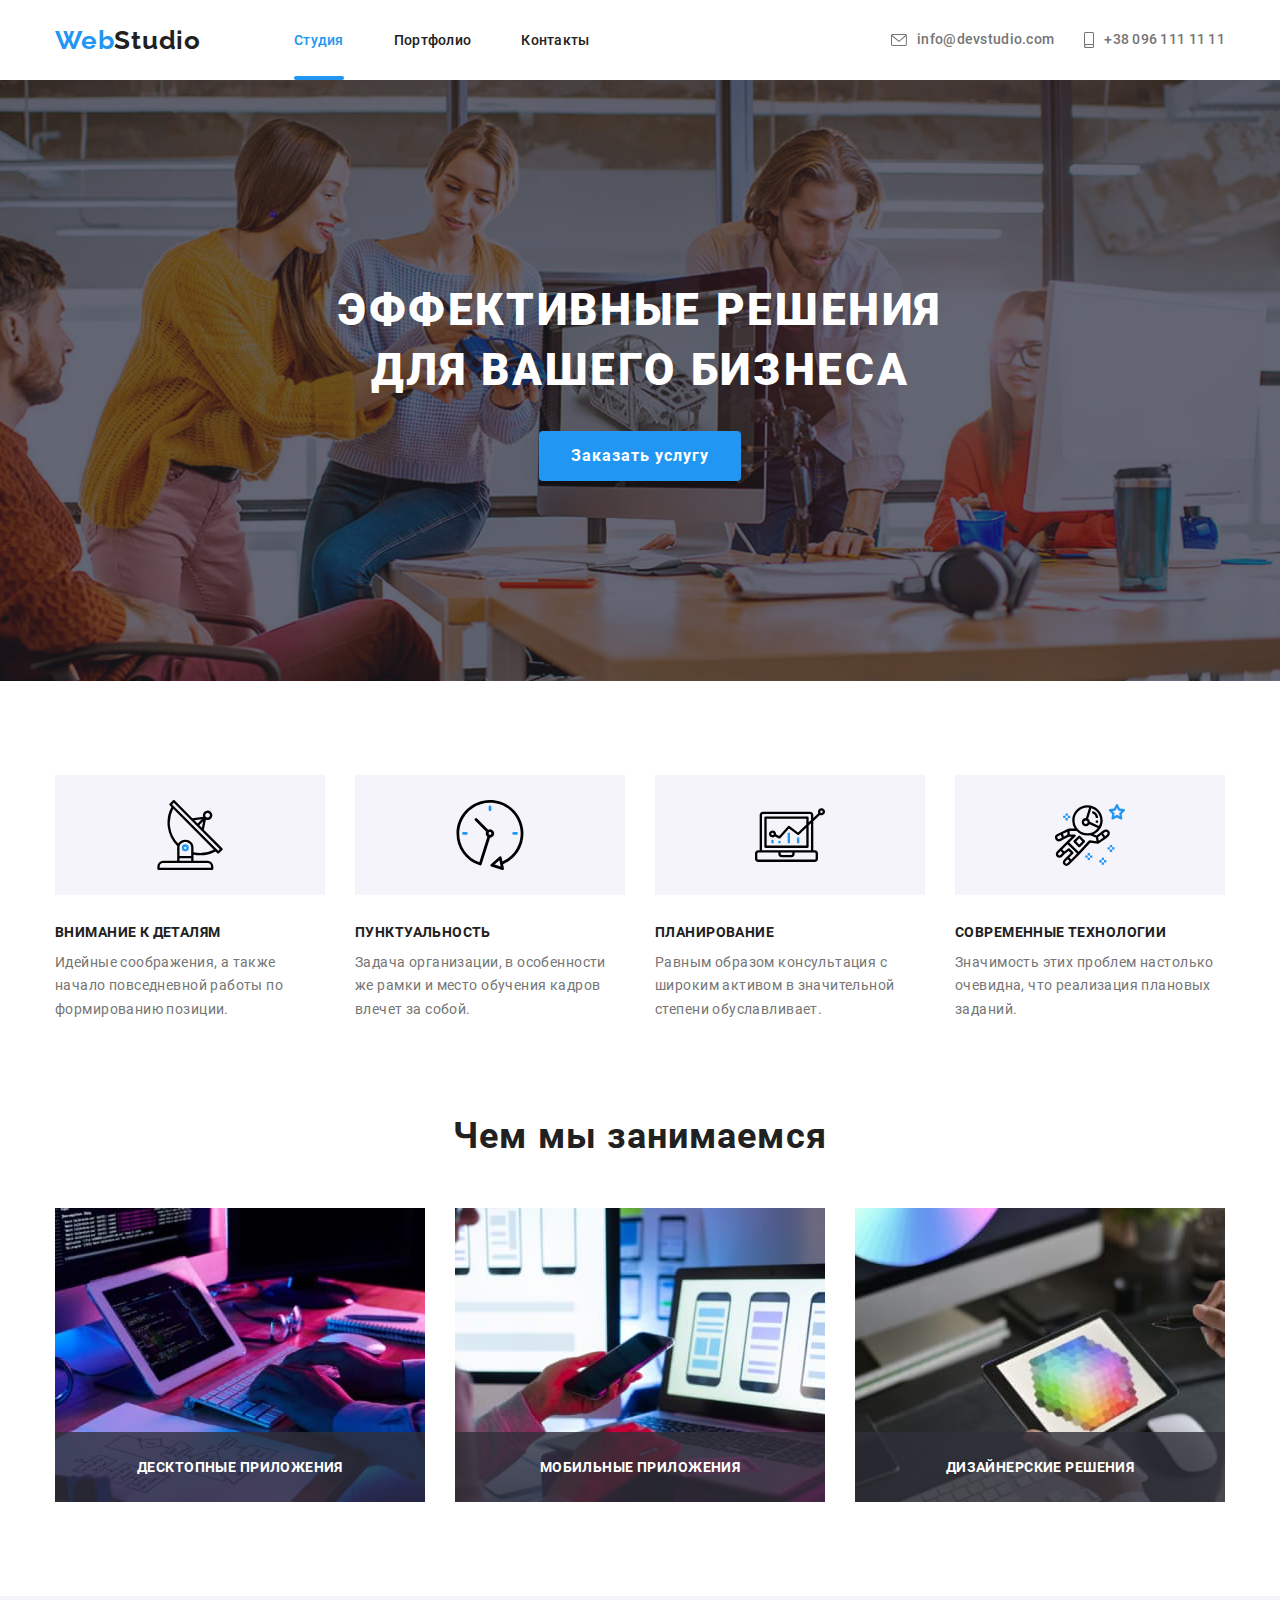
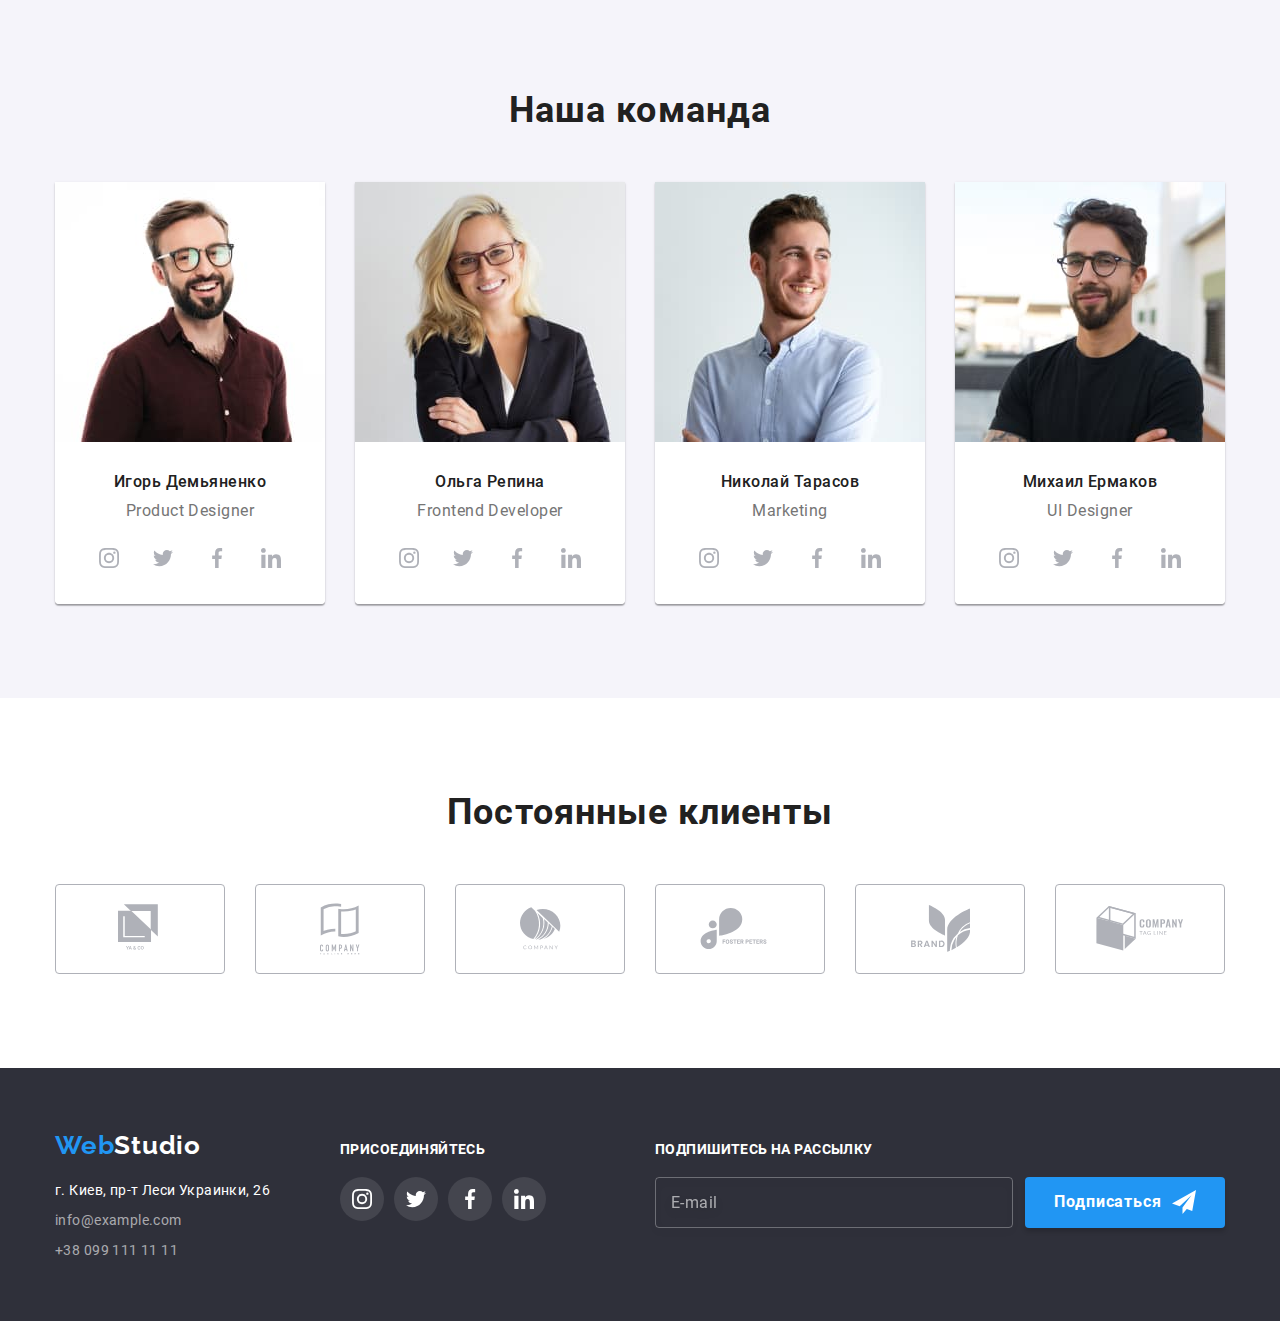
<file: index.html>
<!DOCTYPE html>
<html lang="ru">
<head>
    <meta charset="UTF-8">
    <meta name="viewport" content="width=device-width, initial-scale=1.0">
    <!-- <link href="https://fonts.googleapis.com/css2?family=Raleway:wght@700&family=Roboto:wght@400;500;700;900&display=swap"
    rel="stylesheet"> -->
    <link rel="stylesheet" href="https://cdnjs.cloudflare.com/ajax/libs/modern-normalize/1.0.0/modern-normalize.min.css">
    <link rel="stylesheet" href="./css/main.min.css">
    <title>WebStudio</title>
</head>
<body>
    <header>
        
           <div class="container header-container">
                <nav class="nav-content">
                    <a class="logo header-logo" href="./index.html">Web<span class="logo-main">Studio</span></a>
                    <button class="menu-button" 
                            aria-expanded="false"
                            aria-controls="menu-container" 
                            data-menu-button>
                        <svg width="40" 
                             height="40"
                             aria-label="Переключатель мобильного меню"
                             >
                             
                            <use class="icon-menu" href="./images/sprite.svg#menu"></use>
                            <use class="icon-cross" href="./images/sprite.svg#cross"></use>
                        </svg>
                    </button>
                    <div class="menu-container" id="menu-container" data-menu>
                        <ul class="nav-list">
                            <li class="nav-link">
                                <a class="current item" href="./index.html">Студия</a>
                            </li>
                            <li class="nav-link">
                                <a class="item" href="./portfolio.html">Портфолио</a>
                            </li>
                            <li class="nav-link">
                                <a class="item" href="#">Контакты</a>
                            </li>
                        </ul>
                                        
                        <div class="info-head">
                            
                                <a class="info-link" href="mailto:info@devstudio.com">
                                    <svg class="info-icon" width="16" height="12">
                                        <use href="./images/sprite.svg#envelope"></use>
                                    </svg>
                                    info@devstudio.com
                                </a>
                            
                            
                                <a class="info-link" href="tel:+380961111111">
                                    <svg class="info-icon" width="10" height="16">
                                        <use href="./images/sprite.svg#smartphone"></use>
                                    </svg>
                                    +38 096 111 11 11
                                </a>
                            
                        </div>
                    </div>
                </nav>
           </div>
    </header>
    
    <main>
                            <!--Hero-->
        <section class="hero-section">
            <div class="hero-container">
                <h1 class="hero-title">Эффективные решения для вашего бизнеса</h1>
                <button class="button" type="button" data-modal-open>Заказать услугу</button>
            </div>
        </section>
        
                            <!--Наши преимущества-->
        <section class="features">
            <!-- <h2>Наши преимущества</h2> -->
            <div class="container">
                <ul class="features-list">
                    <li class="item">
                        <div class="features-icon">
                            <svg  width="70" height="70">
                                <use href="./images/sprite.svg#antenna"></use>
                            </svg>
                        </div>
                        <h3 class="features-title">Внимание к деталям</h3>
                        <p class="features-content">Идейные соображения, а также начало повседневной работы по формированию позиции.</p>
                    </li>
                    <li class="item">
                        <div class="features-icon">
                            <svg  width="70" height="70">
                                <use href="./images/sprite.svg#clock"></use>
                            </svg>
                        </div>
                        <h3 class="features-title">Пунктуальность</h3>
                        <p class="features-content">Задача организации, в особенности же рамки и место обучения кадров влечет за собой.
                        </p>
                    </li>
                    <li class="item">
                        <div class="features-icon">
                            <svg  width="70" height="70">
                                <use href="./images/sprite.svg#diagram"></use>
                            </svg>
                        </div>
                        <h3 class="features-title">Планирование</h3>
                        <p class="features-content">Равным образом консультация с широким активом в значительной степени обуславливает.
                        </p>
                    </li>
                    <li class="item">
                        <div class="features-icon">
                            <svg  width="70" height="70">
                                <use href="./images/sprite.svg#astronaut"></use>
                            </svg>
                        </div>
                        <h3 class="features-title">Современные технологии</h3>
                        <p class="features-content">Значимость этих проблем настолько очевидна, что реализация плановых заданий.</p>
                    </li>
                </ul>
            </div>
        </section>
                            <!-- Чем мы занимаемся -->
        <section class="doing">
            <div class="container">
                <h2 class="section-title">Чем мы занимаемся</h2>
                <ul class="doing-list">
                    <li class="doing-item">
                        <img  src="./images/desktop/work_img1.jpg"
                              srcset="./images/desktop/work_img1@2x.jpg 2x"
                              alt="doing-img">
                        <div class="doing-caption">
                            <p class="caption">Десктопные приложения</p>
                        </div>
                    </li>
                    <li class="doing-item">
                        <img  src="./images/desktop/work_img2.jpg"
                              srcset="./images/desktop/work_img2@2x.jpg 2x"
                              alt="doing-img">
                        <div class="doing-caption">
                            <p class="caption">Мобильные приложения</p>
                        </div>
                    </li>
                    <li class="doing-item">
                        <img  src="./images/desktop/work_img3.jpg"
                              srcset="./images/desktop/work_img3@2x.jpg 2x"
                              alt="doing-img">
                        <div class="doing-caption">
                            <p class="caption">Дизайнерские решения</p>
                        </div>
                    </li>
                </ul>
            </div>
        </section>
                            <!-- Наши сотрудники -->
        <section class="members">
            <div class="container">
                <h2 class="section-title">Наша команда</h2>
                <ul class="member-list">
                    <li class="card">
                        <picture>
                            <source media="(min-width:1200px)" type="image/jpg" srcset="
                            ./images/desktop/photo1.jpg 1x,
                            ./images/desktop/photo1@2x.jpg 2x">
                            <source media="(min-width:768px)" type="image/jpg" srcset="
                            ./images/tablet/photo1.jpg 1x,
                            ./images/tablet/photo1@2x.jpg 2x">
                            <img  
                             srcset="./images/mobile/photo1.jpg 1x,
                                     ./images/mobile/photo1@2x.jpg 2x"
                             src="./images/mobile/photo1.jpg" 
                             alt="Игорь Демьяненко">
                        </picture>     
                        <div class="card-content">
                            <h4 class="members-name">Игорь Демьяненко</h4>
                            <p class="members-position">Product Designer</p>
                            <ul class="soc-media-list">
                                <li class="soc-media-item">
                                    <a class="soc-media-link" href="#">
                                        <svg class="soc-media-logo">
                                            <use href="./images/sprite.svg#instagram"></use>
                                        </svg>
                                    </a>
                                </li>
                                <li class="soc-media-item">
                                    <a class="soc-media-link" href="#">
                                        <svg class="soc-media-logo">
                                            <use href="./images/sprite.svg#twitter"></use>
                                        </svg>
                                    </a>
                                </li>
                                <li class="soc-media-item">
                                    <a class="soc-media-link" href="#">
                                        <svg class="soc-media-logo">
                                            <use href="./images/sprite.svg#facebook"></use>
                                        </svg>
                                    </a>
                                </li>
                                <li class="soc-media-item">
                                    <a class="soc-media-link" href="#">
                                        <svg class="soc-media-logo">
                                            <use href="./images/sprite.svg#linkedin"></use>
                                        </svg>
                                    </a>
                                </li>
                            </ul>
                        </div>
                    </li>
                    <li class="card">
                        
                        <picture>
                            <source media="(min-width:1200px)" type="image/jpg" srcset="
                            ./images/desktop/photo2.jpg 1x,
                            ./images/desktop/photo2@2x.jpg 2x">
                            <source media="(min-width:768px)" type="image/jpg" srcset="
                            ./images/tablet/photo2.jpg 1x,
                            ./images/tablet/photo2@2x.jpg 2x">
                            <img  
                             srcset="./images/mobile/photo2.jpg 1x,
                                     ./images/mobile/photo2@2x.jpg 2x"
                             src="./images/mobile/photo2.jpg" 
                             alt="Ольга Репина">
                        </picture>  
                        <div class="card-content">
                            <h4 class="members-name">Ольга Репина</h4>
                            <p class="members-position">Frontend Developer</p>
                            <ul class="soc-media-list">
                                <li class="soc-media-item">
                                    <a class="soc-media-link" href="#">
                                        <svg class="soc-media-logo">
                                            <use href="./images/sprite.svg#instagram"></use>
                                        </svg>
                                    </a>
                                </li>
                                <li class="soc-media-item">
                                    <a class="soc-media-link" href="#">
                                        <svg class="soc-media-logo">
                                            <use href="./images/sprite.svg#twitter"></use>
                                        </svg>
                                    </a>
                                </li>
                                <li class="soc-media-item">
                                    <a class="soc-media-link" href="#">
                                        <svg class="soc-media-logo">
                                            <use href="./images/sprite.svg#facebook"></use>
                                        </svg>
                                    </a>
                                </li>
                                <li class="soc-media-item">
                                    <a class="soc-media-link" href="#">
                                        <svg class="soc-media-logo">
                                            <use href="./images/sprite.svg#linkedin"></use>
                                        </svg>
                                    </a>
                                </li>
                            </ul>
                        </div>
                    </li>
                    <li class="card">
                        
                        <picture>
                            <source media="(min-width:1200px)" type="image/jpg" srcset="
                            ./images/desktop/photo3.jpg 1x,
                            ./images/desktop/photo3@2x.jpg 2x">
                            <source media="(min-width:768px)" type="image/jpg" srcset="
                            ./images/tablet/photo3.jpg 1x,
                            ./images/tablet/photo3@2x.jpg 2x">
                            <img  
                             srcset="./images/mobile/photo3.jpg 1x,
                                     ./images/mobile/photo3@2x.jpg 2x"
                             src="./images/mobile/photo3.jpg" 
                             alt="Николай Тарасов">
                        </picture> 
                        <div class="card-content">
                            <h4 class="members-name">Николай Тарасов</h4>
                            <p class="members-position">Marketing</p>
                            <ul class="soc-media-list">
                                <li class="soc-media-item">
                                    <a class="soc-media-link" href="#">
                                        <svg class="soc-media-logo">
                                            <use href="./images/sprite.svg#instagram"></use>
                                        </svg>
                                    </a>
                                </li>
                                <li class="soc-media-item">
                                    <a class="soc-media-link" href="#">
                                        <svg class="soc-media-logo">
                                            <use href="./images/sprite.svg#twitter"></use>
                                        </svg>
                                    </a>
                                </li>
                                <li class="soc-media-item">
                                    <a class="soc-media-link" href="#">
                                        <svg class="soc-media-logo">
                                            <use href="./images/sprite.svg#facebook"></use>
                                        </svg>
                                    </a>
                                </li>
                                <li class="soc-media-item">
                                    <a class="soc-media-link" href="#">
                                        <svg class="soc-media-logo">
                                            <use href="./images/sprite.svg#linkedin"></use>
                                        </svg>
                                    </a>
                                </li>
                            </ul>
                        </div>
                    </li>
                    <li class="card">
                        
                        <picture>
                            <source media="(min-width:1200px)" type="image/jpg" srcset="
                            ./images/desktop/photo4.jpg 1x,
                            ./images/desktop/photo4@2x.jpg 2x">
                            <source media="(min-width:768px)" type="image/jpg" srcset="
                            ./images/tablet/photo4.jpg 1x,
                            ./images/tablet/photo4@2x.jpg 2x">
                            <img  
                             srcset="./images/mobile/photo4.jpg 1x,
                                     ./images/mobile/photo4@2x.jpg 2x"
                             src="./images/mobile/photo4.jpg" 
                             alt="Михаил Ермаков">
                        </picture> 
                        <div class="card-content">
                            <h4 class="members-name">Михаил Ермаков</h4>
                            <p class="members-position">UI Designer</p>
                            <ul class="soc-media-list">
                                <li class="soc-media-item">
                                    <a class="soc-media-link" href="#">
                                        <svg class="soc-media-logo">
                                            <use href="./images/sprite.svg#instagram"></use>
                                        </svg>
                                    </a>
                                </li>
                                <li class="soc-media-item">
                                    <a class="soc-media-link" href="#">
                                        <svg class="soc-media-logo">
                                            <use href="./images/sprite.svg#twitter"></use>
                                        </svg>
                                    </a>
                                </li>
                                <li class="soc-media-item">
                                    <a class="soc-media-link" href="#">
                                        <svg class="soc-media-logo">
                                            <use href="./images/sprite.svg#facebook"></use>
                                        </svg>
                                    </a>
                                </li>
                                <li class="soc-media-item">
                                    <a class="soc-media-link" href="#">
                                        <svg class="soc-media-logo">
                                            <use href="./images/sprite.svg#linkedin"></use>
                                        </svg>
                                    </a>
                                </li>
                            </ul>
                        </div>
                    </li>
                </ul>
            </div>
        </section>


        <section class="clients">
           <div class="container">
               <h2 class="section-title">Постоянные клиенты</h2>
                <ul class="clients-list">
                    <li class="clients-list-item">
                        <a class="client-link" href="#">
                            <svg class="client-logo" width="44" height="49">
                                <use href="./images/sprite.svg#logo1"></use>
                            </svg>
                        </a>
                    </li>
                    <li class="clients-list-item">
                        <a class="client-link" href="#">
                            <svg class="client-logo" width="40" height="52">
                                <use href="./images/sprite.svg#logo2"></use>
                            </svg>
                        </a>
                    </li>
                    <li class="clients-list-item">
                        <a class="client-link" href="#">
                            <svg class="client-logo" width="41" height="43">
                                <use href="./images/sprite.svg#logo3"></use>
                            </svg>
                        </a>
                    </li>
                    <li class="clients-list-item">
                        <a class="client-link" href="#">
                            <svg class="client-logo" width="80" height="42">
                                <use href="./images/sprite.svg#logo4"></use>
                            </svg>
                        </a>
                    </li>
                    <li class="clients-list-item">
                        <a class="client-link" href="#">
                            <svg class="client-logo" width="59" height="47">
                                <use href="./images/sprite.svg#logo5"></use>
                            </svg>
                        </a>
                    </li>
                    <li class="clients-list-item">
                        <a class="client-link" href="#">
                            <svg class="client-logo" width="88" height="45">
                                <use href="./images/sprite.svg#logo6"></use>
                            </svg>
                        </a>
                    </li>
                </ul>
           </div>
        </section>
     
        
        <!-- MODAL WINDOW -->
        <div class="backdrop is-hidden" data-modal>
            <div class="modal">
               <button class="close-modal" data-modal-close>
                <svg class="modal-icon-close" width="30px" height="30px">
                    <use href="./images/sprite.svg#close"></use>
                </svg>
               </button>
               <p class="modal-title">Оставьте свои данные, мы вам перезвоним</p>
               <form>
                   
                   
                
                <label class="form-label" for="name">
                    <span class="label-text">Имя</span>
                <div class="field-box">
                    <input class="form-input" type="text">
                    <div class="input-svg">
                        <svg class="input-icon" width="18" height="18">
                            <use href="./images/sprite.svg#person-black"></use>
                        </svg>
                    </div>
                </div>
                </label>
            
                <label class="form-label" for="tel">
                    <span class="label-text">Телефон</span>                        
                    <div class="field-box">
                        <input class="form-input" type="tel">
                        <div class="input-svg">
                            <svg class="input-icon" width="18" height="18">
                                <use href="./images/sprite.svg#phone-black"></use>
                            </svg>
                        </div>
                    </div>
                </label>

                <label class="form-label" for="email">
                    <span class="label-text">Почта</span>
                    <div class="field-box">
                        <input class="form-input" type="email">
                        <div class="input-svg">
                            <svg class="input-icon" width="18" height="18">
                                <use href="./images/sprite.svg#email-black"></use>
                            </svg>
                        </div>
                    </div>
                </label>

                <label class="form-label">
                    <span class="label-text">Комментарий</span>
                    <textarea class="comments-input" name="comments"  placeholder="Введите текст"></textarea>               
                </label>


                <div class="agreement">
                    <label class="checkbox-label">
                        <input type="checkbox" class="checkbox">
                        <span class="checkbox-icon"></span>
                        Соглашаюсь с рассылкой и принимаю&nbsp
                        <a href="#"> Условия договора</a>
                    </label>
                </div>
                <button class="button modal-btn" type="submit">Отправить</button>
           </form>


            </div>
        </div>
    </main>
   



    <footer class="page-footer">
        <div class="container footer-container">
            <div class="address-container">
                <a class="logo footer-logo" href="./index.html">Web<span class="logo-reverse">Studio</span></a>
                <address>
                    <ul>
                        <li class="address-list-item">
                            <p class="address">г. Киев, пр-т Леси Украинки, 26</p>
                        </li>
                        <li class="address-list-item"><a class="info-foot" href="mailto:info@example.com">info@example.com</a></li>
                        <li class="address-list-item"><a class="info-foot" href="tel:+380991111111">+38 099 111 11 11</a></li>
                    </ul>
                </address>
            </div>
            <div class="media-container">
                <p class="join-text">Присоединяйтесь</p>
                <ul class="footer-media-list">
                    <li class="footer-media-item">
                        <a class="footer-media-link" href="#">
                            <svg class="footer-media-logo">
                                <use href="./images/sprite.svg#instagram"></use>
                            </svg>
                        </a>
                    </li>
                    <li class="footer-media-item">
                        <a class="footer-media-link" href="#">
                            <svg class="footer-media-logo">
                                <use href="./images/sprite.svg#twitter"></use>
                            </svg>
                        </a>
                    </li>
                    <li class="footer-media-item">
                        <a class="footer-media-link" href="#">
                            <svg class="footer-media-logo">
                                <use href="./images/sprite.svg#facebook"></use>
                            </svg>
                        </a>
                    </li>
                    <li class="footer-media-item">
                        <a class="footer-media-link" href="#">
                            <svg class="footer-media-logo">
                                <use href="./images/sprite.svg#linkedin"></use>
                            </svg>
                        </a>
                    </li>
                </ul>
            
            </div>
            <form class="subscription-form">
                <label for="mail" class="subscription-text">Подпишитесь на рассылку</label>
                <div class="mail-send">
                    <input class="mail-input" type="email" name="mail"  placeholder="E-mail">
                    <button type="submit" class="button subscription">
                        Подписаться
                        <svg class="send" width="24" height="24">
                            <use href="./images/sprite.svg#icon-send"></use>
                        </svg>
                    </button>
                </div>
            </form>
        </div>
        
    </footer>
    <script src="./js/modal.js"></script>
    <script src="./js/menu.js"></script>
</body>
</html>
</file>
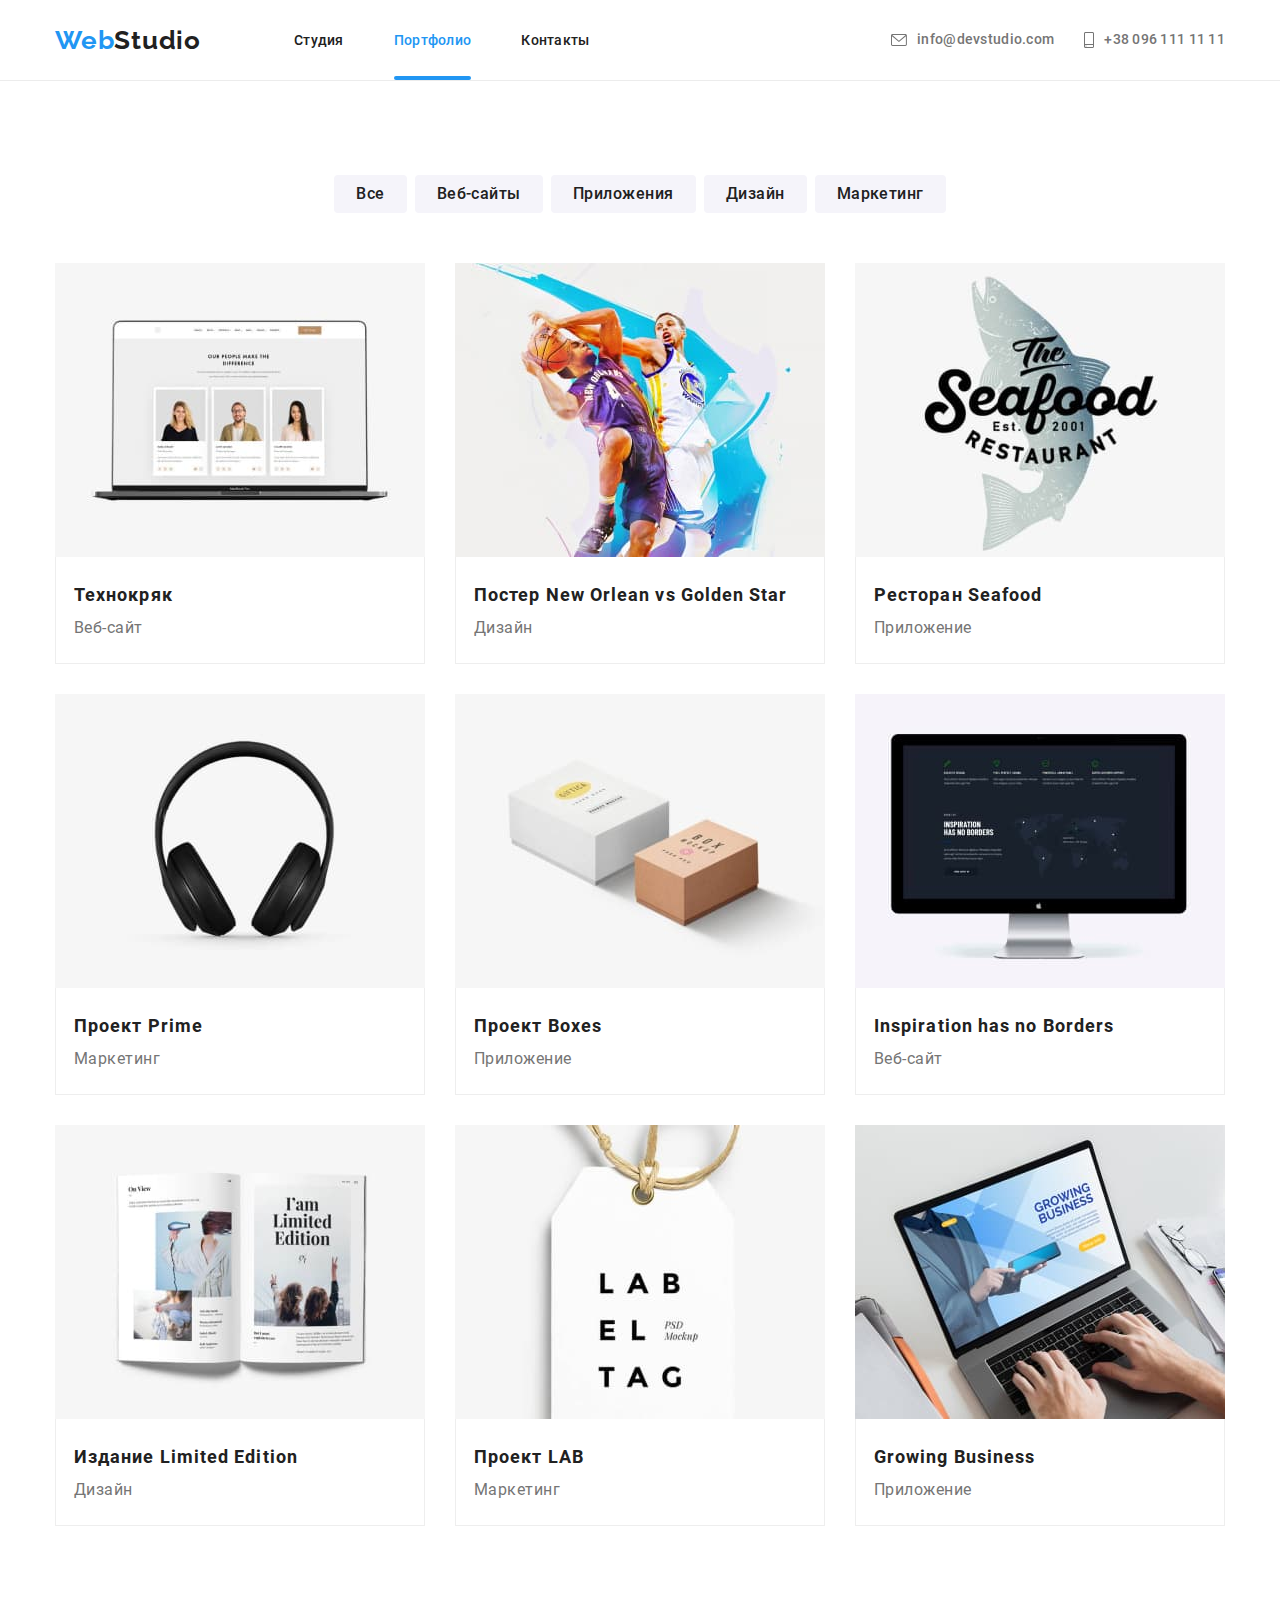
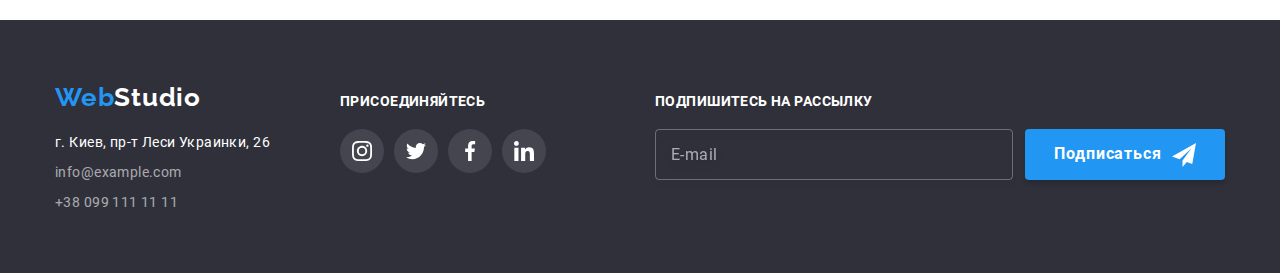
<file: portfolio.html>
<!DOCTYPE html>
<html lang="ru">
<head>
    <meta charset="UTF-8">
    <meta name="viewport" content="width=device-width, initial-scale=1.0">
    <!-- <link href="https://fonts.googleapis.com/css2?family=Raleway:wght@700&family=Roboto:wght@400;500;700;900&display=swap"
        rel="stylesheet"> -->
    <link rel="stylesheet" href="https://cdnjs.cloudflare.com/ajax/libs/modern-normalize/1.0.0/modern-normalize.min.css">
    <link rel="stylesheet" href="./css/portfolio.min.css">
    <title>Портфолио</title>
</head>
<body>
    <header>
        
        <div class="container header-container">
             <nav class="nav-content">
                 <a class="logo header-logo" href="./index.html">Web<span class="logo-main">Studio</span></a>
                 <button class="menu-button" 
                         aria-expanded="false"
                         aria-controls="menu-container" 
                         data-menu-button>
                     <svg width="40" 
                          height="40"
                          aria-label="Переключатель мобильного меню"
                          >
                          
                         <use class="icon-menu" href="./images/sprite.svg#menu"></use>
                         <use class="icon-cross" href="./images/sprite.svg#cross"></use>
                     </svg>
                 </button>
                 <div class="menu-container" id="menu-container" data-menu>
                     <ul class="nav-list">
                         <li class="nav-link">
                             <a class="item" href="./index.html">Студия</a>
                         </li>
                         <li class="nav-link">
                             <a class="current item" href="./portfolio.html">Портфолио</a>
                         </li>
                         <li class="nav-link">
                             <a class="item" href="#">Контакты</a>
                         </li>
                     </ul>
                                     
                     <div class="info-head">
                         
                             <a class="info-link" href="mailto:info@devstudio.com">
                                 <svg class="info-icon" width="16" height="12">
                                     <use href="./images/sprite.svg#envelope"></use>
                                 </svg>
                                 info@devstudio.com
                             </a>
                         
                         
                             <a class="info-link" href="tel:+380961111111">
                                 <svg class="info-icon" width="10" height="16">
                                     <use href="./images/sprite.svg#smartphone"></use>
                                 </svg>
                                 +38 096 111 11 11
                             </a>
                         
                     </div>
                 </div>
             </nav>
        </div>
    </header>
   <main>
       <section class="portfolio-section">
        <!-- <h1>Проекты</h1> -->
        <!-- Фильтры -->
            <div class="container">
                <ul class="filter">
                    <li class="filter-item"><button class="filter-button" type="button">Все</button></li>
                    <li class="filter-item"><button class="filter-button" type="button">Веб-сайты</button></li>
                    <li class="filter-item"><button class="filter-button" type="button">Приложения</button></li>
                    <li class="filter-item"><button class="filter-button" type="button">Дизайн</button></li>
                    <li class="filter-item"><button class="filter-button" type="button">Маркетинг</button></li>
                </ul>
                <!-- Список работ -->
                <ul class="work-list">
                    <li class="work-list-item">
                        <a class="work-card" href="#">
                            <div class="work-image">
                                
                                <picture>
                                    <source media="(min-width:1200px)" type="image/jpg" srcset="
                                    ./images/desktop/portfolio/img1.jpg 1x,
                                    ./images/desktop/portfolio/img1@2x.jpg 2x">
                                    <source media="(min-width:768px)" type="image/jpg" srcset="
                                    ./images/tablet/portfolio/img1.jpg 1x,
                                    ./images/tablet/portfolio/img1@2x.jpg 2x">
                                    <img  
                                     srcset="./images/mobile/portfolio/img1.jpg 1x,
                                             ./images/mobile/portfolio/img1@2x.jpg 2x"
                                     src="./images/mobile/portfolio/img1.jpg" 
                                     alt="Технокряк">
                                </picture> 
                                <div class="overlay">
                                    <p class="overlay-text">Технокряк это современная площадка распространения коронавируса. Компании используют эту платформу для цифрового шпионажа и атак на защищённые сервера конкурентов.</p>
                                </div>
                            </div>
                            <div class="work-card-content">
                                <h2 class="project-title">Технокряк</h2>
                                <p class="project-type">Веб-сайт</p>
                            </div>
                        </a>
                    </li>
                    <li class="work-list-item">
                        <a class="work-card" href="#">
                            <div class="work-image">
                                <picture>
                                    <source media="(min-width:1200px)" type="image/jpg" srcset="
                                    ./images/desktop/portfolio/img2.jpg 1x,
                                    ./images/desktop/portfolio/img2@2x.jpg 2x">
                                    <source media="(min-width:768px)" type="image/jpg" srcset="
                                    ./images/tablet/portfolio/img2.jpg 1x,
                                    ./images/tablet/portfolio/img2@2x.jpg 2x">
                                    <img  
                                     srcset="./images/mobile/portfolio/img2.jpg 1x,
                                             ./images/mobile/portfolio/img2@2x.jpg 2x"
                                     src="./images/mobile/portfolio/img2.jpg" 
                                     alt="Постер New Orlean vs Golden Star">
                                </picture>
                                <div class="overlay">
                                    <p class="overlay-text">Технокряк это современная площадка распространения коронавируса. Компании используют эту платформу для цифрового шпионажа и атак на защищённые сервера конкурентов.</p>
                                </div>
                            </div>
                            <div class="work-card-content">
                                <h2 class="project-title">Постер New Orlean vs Golden Star</h2>
                                <p class="project-type">Дизайн</p>
                            </div>
                        </a>
                    </li>
                    <li class="work-list-item">
                        <a class="work-card" href="#">
                            <div class="work-image">
                                <picture>
                                    <source media="(min-width:1200px)" type="image/jpg" srcset="
                                    ./images/desktop/portfolio/img3.jpg 1x,
                                    ./images/desktop/portfolio/img3@2x.jpg 2x">
                                    <source media="(min-width:768px)" type="image/jpg" srcset="
                                    ./images/tablet/portfolio/img3.jpg 1x,
                                    ./images/tablet/portfolio/img3@2x.jpg 2x">
                                    <img  
                                     srcset="./images/mobile/portfolio/img3.jpg 1x,
                                             ./images/mobile/portfolio/img3@2x.jpg 2x"
                                     src="./images/mobile/portfolio/img3.jpg" 
                                     alt="Ресторан Seafood">
                                </picture>
                                <div class="overlay">
                                    <p class="overlay-text">Технокряк это современная площадка распространения коронавируса. Компании используют эту платформу для цифрового шпионажа и атак на защищённые сервера конкурентов.</p>
                                </div>
                            </div>
                           <div class="work-card-content">
                                <h2 class="project-title">Ресторан Seafood</h2>
                                <p class="project-type">Приложение</p>
                           </div>
                        </a>
                    </li>
                    <li class="work-list-item">
                        <a class="work-card" href="#">
                            <div class="work-image">
                                <picture>
                                    <source media="(min-width:1200px)" type="image/jpg" srcset="
                                    ./images/desktop/portfolio/img4.jpg 1x,
                                    ./images/desktop/portfolio/img4@2x.jpg 2x">
                                    <source media="(min-width:768px)" type="image/jpg" srcset="
                                    ./images/tablet/portfolio/img4.jpg 1x,
                                    ./images/tablet/portfolio/img4@2x.jpg 2x">
                                    <img  
                                     srcset="./images/mobile/portfolio/img4.jpg 1x,
                                             ./images/mobile/portfolio/img4@2x.jpg 2x"
                                     src="./images/mobile/portfolio/img4.jpg" 
                                     alt="Проект Prime">
                                </picture>
                                <div class="overlay">
                                    <p class="overlay-text">Технокряк это современная площадка распространения коронавируса. Компании используют эту платформу для цифрового шпионажа и атак на защищённые сервера конкурентов.</p>
                                </div>
                            </div>
                            <div class="work-card-content">
                                <h2 class="project-title">Проект Prime</h2>
                                <p class="project-type">Маркетинг</p>
                            </div>
                        </a>
                    </li>
                    <li class="work-list-item">
                        <a class="work-card" href="#">
                            <div class="work-image">
                                <picture>
                                    <source media="(min-width:1200px)" type="image/jpg" srcset="
                                    ./images/desktop/portfolio/img5.jpg 1x,
                                    ./images/desktop/portfolio/img5@2x.jpg 2x">
                                    <source media="(min-width:768px)" type="image/jpg" srcset="
                                    ./images/tablet/portfolio/img5.jpg 1x,
                                    ./images/tablet/portfolio/img5@2x.jpg 2x">
                                    <img  
                                     srcset="./images/mobile/portfolio/img5.jpg 1x,
                                             ./images/mobile/portfolio/img5@2x.jpg 2x"
                                     src="./images/mobile/portfolio/img5.jpg" 
                                     alt="Проект Boxes">
                                </picture>
                                <div class="overlay">
                                    <p class="overlay-text">Технокряк это современная площадка распространения коронавируса. Компании используют эту платформу для цифрового шпионажа и атак на защищённые сервера конкурентов.</p>
                                </div>
                            </div>
                            <div class="work-card-content">
                                <h2 class="project-title">Проект Boxes</h2>
                                <p class="project-type">Приложение</p>
                            </div>
                        </a>
                    </li>
                    <li class="work-list-item">
                        <a class="work-card" href="#">
                            <div class="work-image">
                                <picture>
                                    <source media="(min-width:1200px)" type="image/jpg" srcset="
                                    ./images/desktop/portfolio/img6.jpg 1x,
                                    ./images/desktop/portfolio/img6@2x.jpg 2x">
                                    <source media="(min-width:768px)" type="image/jpg" srcset="
                                    ./images/tablet/portfolio/img6.jpg 1x,
                                    ./images/tablet/portfolio/img6@2x.jpg 2x">
                                    <img  
                                     srcset="./images/mobile/portfolio/img6.jpg 1x,
                                             ./images/mobile/portfolio/img6@2x.jpg 2x"
                                     src="./images/mobile/portfolio/img6.jpg" 
                                     alt="Inspiration has no Borders">
                                </picture>
                                <div class="overlay">
                                    <p class="overlay-text">Технокряк это современная площадка распространения коронавируса. Компании используют эту платформу для цифрового шпионажа и атак на защищённые сервера конкурентов.</p>
                                </div>
                            </div>
                           <div class="work-card-content">
                                <h2 class="project-title">Inspiration has no Borders</h2>
                                <p class="project-type">Веб-сайт</p>
                           </div>
                        </a>
                    </li>
                    <li class="work-list-item">
                        <a class="work-card" href="#">
                           <div class="work-image">
                            <picture>
                                <source media="(min-width:1200px)" type="image/jpg" srcset="
                                ./images/desktop/portfolio/img7.jpg 1x,
                                ./images/desktop/portfolio/img7@2x.jpg 2x">
                                <source media="(min-width:768px)" type="image/jpg" srcset="
                                ./images/tablet/portfolio/img7.jpg 1x,
                                ./images/tablet/portfolio/img7@2x.jpg 2x">
                                <img  
                                 srcset="./images/mobile/portfolio/img7.jpg 1x,
                                         ./images/mobile/portfolio/img7@2x.jpg 2x"
                                 src="./images/mobile/portfolio/img7.jpg" 
                                 alt="Издание Limited Edition">
                            </picture>
                                <div class="overlay">
                                    <p class="overlay-text">Технокряк это современная площадка распространения коронавируса. Компании используют эту платформу для цифрового шпионажа и атак на защищённые сервера конкурентов.</p>
                                </div>
                           </div>
                            <div class="work-card-content">
                                <h2 class="project-title">Издание Limited Edition</h2>
                                <p class="project-type">Дизайн</p>
                            </div>
                        </a>
                    </li>
                    <li class="work-list-item">
                        <a class="work-card" href="#">
                            <div class="work-image">
                                <picture>
                                    <source media="(min-width:1200px)" type="image/jpg" srcset="
                                    ./images/desktop/portfolio/img8.jpg 1x,
                                    ./images/desktop/portfolio/img8@2x.jpg 2x">
                                    <source media="(min-width:768px)" type="image/jpg" srcset="
                                    ./images/tablet/portfolio/img8.jpg 1x,
                                    ./images/tablet/portfolio/img8@2x.jpg 2x">
                                    <img  
                                     srcset="./images/mobile/portfolio/img8.jpg 1x,
                                             ./images/mobile/portfolio/img8@2x.jpg 2x"
                                     src="./images/mobile/portfolio/img8.jpg" 
                                     alt="Проект LAB">
                                </picture>
                                <div class="overlay">
                                    <p class="overlay-text">Технокряк это современная площадка распространения коронавируса. Компании используют эту платформу для цифрового шпионажа и атак на защищённые сервера конкурентов.</p>
                                </div>
                            </div>
                           <div class="work-card-content">
                                <h2 class="project-title">Проект LAB</h2>
                                <p class="project-type">Маркетинг</p>
                           </div>
                        </a>
                    </li>
                    <li class="work-list-item">
                        <a class="work-card" href="#">
                            <div class="work-image">
                                <picture>
                                    <source media="(min-width:1200px)" type="image/jpg" srcset="
                                    ./images/desktop/portfolio/img9.jpg 1x,
                                    ./images/desktop/portfolio/img9@2x.jpg 2x">
                                    <source media="(min-width:768px)" type="image/jpg" srcset="
                                    ./images/tablet/portfolio/img9.jpg 1x,
                                    ./images/tablet/portfolio/img9@2x.jpg 2x">
                                    <img  
                                     srcset="./images/mobile/portfolio/img9.jpg 1x,
                                             ./images/mobile/portfolio/img9@2x.jpg 2x"
                                     src="./images/mobile/portfolio/img9.jpg" 
                                     alt="Growing Business">
                                </picture>
                                <div class="overlay">
                                    <p class="overlay-text">Технокряк это современная площадка распространения коронавируса. Компании используют эту платформу для цифрового шпионажа и атак на защищённые сервера конкурентов.</p>
                                </div>
                            </div>
                            <div class="work-card-content">
                                <h2 class="project-title">Growing Business</h2>
                                <p class="project-type">Приложение</p>
                            </div>
                        </a>
                    </li>
                </ul>
            </div>
       </section>
   </main>
   <footer class="page-footer">
    <div class="container footer-container">
        <div class="address-container">
            <a class="logo footer-logo" href="./index.html">Web<span class="logo-reverse">Studio</span></a>
            <address>
                <ul>
                    <li class="address-list-item">
                        <p class="address">г. Киев, пр-т Леси Украинки, 26</p>
                    </li>
                    <li class="address-list-item"><a class="info-foot" href="mailto:info@example.com">info@example.com</a></li>
                    <li class="address-list-item"><a class="info-foot" href="tel:+380991111111">+38 099 111 11 11</a></li>
                </ul>
            </address>
        </div>
        <div class="media-container">
            <p class="join-text">Присоединяйтесь</p>
            <ul class="footer-media-list">
                <li class="footer-media-item">
                    <a class="footer-media-link" href="#">
                        <svg class="footer-media-logo">
                            <use href="./images/sprite.svg#instagram"></use>
                        </svg>
                    </a>
                </li>
                <li class="footer-media-item">
                    <a class="footer-media-link" href="#">
                        <svg class="footer-media-logo">
                            <use href="./images/sprite.svg#twitter"></use>
                        </svg>
                    </a>
                </li>
                <li class="footer-media-item">
                    <a class="footer-media-link" href="#">
                        <svg class="footer-media-logo">
                            <use href="./images/sprite.svg#facebook"></use>
                        </svg>
                    </a>
                </li>
                <li class="footer-media-item">
                    <a class="footer-media-link" href="#">
                        <svg class="footer-media-logo">
                            <use href="./images/sprite.svg#linkedin"></use>
                        </svg>
                    </a>
                </li>
            </ul>
        
        </div>
        <form class="subscription-form">
            <label for="mail" class="subscription-text">Подпишитесь на рассылку</label>
            <div class="mail-send">
                <input class="mail-input" type="email" name="mail"  placeholder="E-mail">
                <button type="submit" class="button subscription">
                    Подписаться
                    <svg class="send" width="24" height="24">
                        <use href="./images/sprite.svg#icon-send"></use>
                    </svg>
                </button>
            </div>
        </form>
    </div>
    
    </footer>
<script src="./js/menu.js"></script>
</body>

</html>
</file>
<file: css/main.min.css>
@font-face{font-family:'Raleway';src:url(../fonts/Raleway-Bold.ttf);font-style:normal;font-weight:700}@font-face{font-family:'Roboto';src:url(../fonts/Roboto-Regular.ttf);font-style:normal;font-weight:400}@font-face{font-family:'Roboto';src:url(../fonts/Roboto-Medium.ttf);font-style:normal;font-weight:500}@font-face{font-family:'Roboto';src:url(../fonts/Roboto-Bold.ttf);font-style:normal;font-weight:700}@font-face{font-family:'Roboto';src:url(../fonts/Roboto-Black.ttf);font-style:normal;font-weight:900}body{font-family:Roboto,sans-serif;color:#757575}ul{list-style:none;padding-inline-start:0px;margin:0px}p{font-style:normal;margin:0px}a{text-decoration:none;font-style:normal}h1,h2,h3,h4{margin:0px}img{display:block;max-width:100%;height:auto}.container{padding-left:15px;padding-right:15px;margin-left:auto;margin-right:auto}@media screen and (min-width: 480px){.container{width:480px}}@media screen and (min-width: 768px){.container{width:768px}}@media screen and (min-width: 1200px){.container{width:1200px}}.button{display:inline-block;color:#fff;background-color:#2196f3;min-width:200px;padding:10px 32px;font-weight:700;font-size:16px;line-height:1.88;box-shadow:0px 4px 4px rgba(0,0,0,0.15);border:transparent;border-radius:4px;justify-content:center;align-items:center;text-align:center;letter-spacing:0.06em}.section-title{color:#212121;font-weight:700;font-size:28px;line-height:1.16;letter-spacing:0.03em;margin-bottom:30px;text-align:center}@media screen and (min-width: 1200px){.section-title{font-size:36px;margin-bottom:50px}}.logo{display:inline-block;font-family:Raleway;color:#2196f3;font-weight:700;font-size:26px;line-height:1.17;letter-spacing:0.03em}.logo-main{color:#212121}.logo-reverse{color:#ffffff}.header-logo{display:inline-block}@media screen and (max-width: 767px){.header-logo{padding-top:16px;padding-bottom:16px}}@media screen and (min-width: 768px){.header-logo{margin-right:88px}}@media screen and (min-width: 1200px){.header-logo{margin-right:93px}}.footer-logo{display:inline-block;margin-bottom:20px}.header-container{display:flex;position:relative}.nav-content{width:100%;display:flex;align-items:center}@media screen and (max-width: 767px){.nav-content{justify-content:space-between}}@media screen and (max-width: 767px){.nav-list{margin-bottom:60px}}@media screen and (min-width: 768px){.nav-list{display:flex}}@media screen and (max-width: 767px){.nav-link:not(:last-child){margin-bottom:40px}}.nav-link .item{color:#212121;font-weight:500;font-size:18px;line-height:1.17;letter-spacing:0.02em;display:inline-block;position:relative;transition:color 250ms cubic-bezier(0.4, 0, 0.2, 1)}.nav-link .item:hover,.nav-link .item:focus{color:#2196f3}@media screen and (min-width: 768px){.nav-link .item{padding-bottom:32px;padding-top:32px;font-size:14px;line-height:1.15}}@media screen and (min-width: 768px){.nav-link+.nav-link{margin-left:50px}}.nav-list .current{color:#2196f3}@media screen and (max-width: 767px){.nav-list .current{padding-bottom:8px}}.info-head{display:inline-block;text-align:center}@media screen and (min-width: 768px){.info-head{text-align:left;margin-left:auto;justify-content:center;padding:17px 0px}}@media screen and (min-width: 1200px){.info-head{display:flex}}@media screen and (min-width: 1200px){.info-link+.info-link{margin-left:30px}}.info-link{display:block;color:#757575;font-weight:500;font-size:18px;line-height:1.14;letter-spacing:0.02em;align-items:center;transition:color 250ms cubic-bezier(0.4, 0, 0.2, 1)}.info-link:first-child{margin-bottom:16px}.info-link:hover,.info-link:focus{color:#2196f3}.info-link:hover .info-icon,.info-link:focus .info-icon{fill:#2196f3}@media screen and (min-width: 768px){.info-link{display:flex;font-size:12px;line-height:1.16}.info-link:first-child{margin-bottom:10px}}@media screen and (min-width: 1200px){.info-link{font-size:14px;line-height:1.14}.info-link:first-child{margin-bottom:0px}}.info-icon{fill:#757575;margin-right:10px;transition:fill 250ms cubic-bezier(0.4, 0, 0.2, 1)}.item.current::after{display:block;position:absolute;content:'';width:100%;height:4px;bottom:0;background-color:#2196f3;border-radius:2px}.menu-container{width:100%;background-color:#ffffff;z-index:1;text-align:center}@media screen and (max-width: 767px){.menu-container{display:none;position:absolute;padding:60px 0px;border-top:1px solid #ececec;top:100%;left:0}.menu-container.is-open{display:block}}@media screen and (min-width: 768px){.menu-container{display:flex}}.menu-button{display:inline-flex;margin:0;padding:0;border:none;background-color:transparent}.menu-button .icon-cross{display:none}.menu-button.is-open .icon-cross{display:block}.menu-button.is-open .icon-menu{display:none}@media screen and (min-width: 768px){.menu-button{display:none}}.icon-cross,.icon-menu,.icon-cross,.icon-menu{fill:#212121;transition:fill 250ms cubic-bezier(0.4, 0, 0.2, 1)}.icon-cross,.icon-menu:hover,.icon-cross,.icon-menu:focus{fill:#2196f3}.hero-section{display:block;max-width:1600px;padding-top:118px;padding-bottom:118px;margin-left:auto;margin-right:auto;background-image:linear-gradient(to right, rgba(47,48,58,0.4), rgba(47,48,58,0.4)),url(../images/mobile/hero-background.jpg);background-color:#c4c4c4;background-position:center;background-size:cover}@media screen and (min-width: 1200px){.hero-section{padding-top:200px;padding-bottom:200px}}@media screen and (min-device-pixel-ratio: 2), screen and (min-resolution: 192dpi), screen and (min-resolution: 2dppx){.hero-section{background-image:linear-gradient(to right, rgba(47,48,58,0.4), rgba(47,48,58,0.4)),url(../images/mobile/hero-background@2x.jpg)}}@media screen and (min-width: 481px) and (max-width: 768px){.hero-section{background-image:linear-gradient(to right, rgba(47,48,58,0.4), rgba(47,48,58,0.4)),url(../images/tablet/hero-background.jpg)}}@media screen and (min-width: 481px) and (max-width: 768px) and (min-device-pixel-ratio: 2), screen and (min-width: 481px) and (max-width: 768px) and (min-resolution: 192dpi), screen and (min-width: 481px) and (max-width: 768px) and (min-resolution: 2dppx){.hero-section{background-image:linear-gradient(to right, rgba(47,48,58,0.4), rgba(47,48,58,0.4)),url(../images/tablet/hero-background@2x.jpg)}}@media screen and (min-width: 769px){.hero-section{background-image:linear-gradient(to right, rgba(47,48,58,0.4), rgba(47,48,58,0.4)),url(../images/desktop/hero-background.jpg)}}@media screen and (min-width: 769px) and (min-device-pixel-ratio: 2), screen and (min-width: 769px) and (min-resolution: 192dpi), screen and (min-width: 769px) and (min-resolution: 2dppx){.hero-section{background-image:linear-gradient(to right, rgba(47,48,58,0.4), rgba(47,48,58,0.4)),url(../images/desktop/hero-background@2x.jpg)}}.hero-container{position:relative;display:block;width:360px;text-align:center;margin-left:auto;margin-right:auto}@media screen and (min-width: 1200px){.hero-container{width:700px}}.hero-title{color:#fff;margin-bottom:30px;font-weight:900;font-size:26px;line-height:1.62;text-align:center;letter-spacing:0.06em;text-transform:uppercase}@media screen and (min-width: 1200px){.hero-title{font-size:44px;line-height:1.37}}.features{padding:60px 0px}@media screen and (min-width: 1200px){.features{padding:94px 0px}}.features-list{margin-top:-15px;margin-bottom:-15px}@media screen and (min-width: 768px){.features-list{margin:-15px;display:flex;flex-wrap:wrap}}.features-list .item{width:100%;max-width:450px;margin-top:15px;margin-bottom:15px}.features-list .item:last-child{margin-bottom:0px}@media screen and (min-width: 768px){.features-list .item{margin:15px;width:354px}}@media screen and (min-width: 1200px){.features-list .item{width:270px}}.features-title{color:#212121;font-weight:700;font-size:14px;line-height:1.14;letter-spacing:0.03em;text-transform:uppercase;margin-bottom:10px}@media screen and (max-width: 767px){.features-title{text-align:center}}.features-content{color:#757575;font-weight:400;font-size:14px;line-height:1.7;letter-spacing:0.03em}.features-icon{display:flex;height:120px;background-color:#f5f4fa;margin-bottom:30px;align-items:center;justify-content:center}.doing{display:none;padding-bottom:94px}@media screen and (min-width: 1200px){.doing{display:block}}.doing-list{display:flex}.doing-item{position:relative}.doing-item:not(:last-child){margin-right:30px}.doing-caption{display:flex;position:absolute;width:100%;height:70px;bottom:0;background:rgba(47,48,58,0.8);align-items:center;justify-content:center}.caption{display:block;font-style:normal;font-weight:bold;font-size:14px;line-height:16px;color:#fff;letter-spacing:0.03em;text-transform:uppercase}.members{background-color:#f5f4fa;padding:60px 0px;text-align:center}@media screen and (min-width: 1200px){.members{padding:94px 0px}}.member-list{display:block}@media screen and (min-width: 768px){.member-list{display:flex;flex-wrap:wrap;margin:-15px}}.card{max-width:450px;box-shadow:0px 1px 3px rgba(0,0,0,0.12),0px 1px 1px rgba(0,0,0,0.14),0px 2px 1px rgba(0,0,0,0.2);border-radius:0px 0px 4px 4px;overflow:hidden}@media screen and (max-width: 767px){.card:not(:last-child){margin-bottom:30px}}@media screen and (min-width: 768px){.card{width:354px;margin:15px}}@media screen and (min-width: 1200px){.card{width:270px}}.card-content{background-color:#fff;padding-top:30px;padding-bottom:24px}.members-name{color:#212121;font-weight:500;font-size:16px;line-height:1.2;letter-spacing:0.03em;margin-bottom:10px}.members-position{color:#757575;font-weight:400;font-size:16px;line-height:1.2;letter-spacing:0.03em;margin-bottom:16px}.soc-media-list{display:flex;justify-content:center}.soc-media-item{display:block;justify-content:center;align-items:center}.soc-media-item:not(:last-child){margin-right:10px}.soc-media-link{display:flex;width:44px;height:44px;justify-content:center;align-items:center;border-radius:50%;transition:background-color 250ms cubic-bezier(0.4, 0, 0.2, 1)}.soc-media-link:hover,.soc-media-link:focus{background-color:#2196f3}.soc-media-link:hover .soc-media-logo,.soc-media-link:focus .soc-media-logo{fill:#ffffff}.soc-media-logo{display:block;width:20px;height:20px;fill:#afb1b8;transition:fill 250ms cubic-bezier(0.4, 0, 0.2, 1)}.clients{padding:60px 0px}@media screen and (min-width: 1200px){.clients{padding:94px 0px}}.clients-list{display:flex;flex-wrap:wrap;justify-content:center;margin:-15px}.clients-list-item{margin:15px}.client-logo{fill:#afb1b8;transition:fill 250ms cubic-bezier(0.4, 0, 0.2, 1)}.client-link{display:flex;width:210px;height:90px;justify-content:center;align-items:center;border:1px solid #afb1b8;border-radius:4px;transition:border-color 250ms cubic-bezier(0.4, 0, 0.2, 1)}.client-link:hover,.client-link:focus{border-color:#2196f3}.client-link:hover .client-logo,.client-link:focus .client-logo{fill:#2196f3}@media screen and (min-width: 768px){.client-link{width:226px}}@media screen and (min-width: 1200px){.client-link{width:170px}}.logo{display:inline-block;font-family:Raleway;color:#2196f3;font-weight:700;font-size:26px;line-height:1.17;letter-spacing:0.03em}.logo-main{color:#212121}.logo-reverse{color:#ffffff}.header-logo{display:inline-block}@media screen and (max-width: 767px){.header-logo{padding-top:16px;padding-bottom:16px}}@media screen and (min-width: 768px){.header-logo{margin-right:88px}}@media screen and (min-width: 1200px){.header-logo{margin-right:93px}}.footer-logo{display:inline-block;margin-bottom:20px}.address{color:#fff;font-weight:400;font-size:14px;line-height:1.5;letter-spacing:0.03em}.info-foot{color:rgba(255,255,255,0.6);font-weight:400;font-size:14px;line-height:1.5;letter-spacing:0.03em}.page-footer{background-color:#2f303a;padding-top:60px;padding-bottom:60px;text-align:center}@media screen and (min-width: 1200px){.page-footer{display:flex;text-align:left}}.address-container{display:inline-block}@media screen and (max-width: 1199px){.address-container{margin-bottom:60px}}@media screen and (min-width: 768px) and (max-width: 1199px){.address-container{margin-left:76px;display:block}}.join-text{color:#fff;margin-bottom:20px;font-style:normal;font-weight:bold;font-size:14px;line-height:16px;letter-spacing:0.03em;text-transform:uppercase}.media-container{display:block}@media screen and (max-width: 767px){.media-container{margin-bottom:60px}}@media screen and (min-width: 768px) and (max-width: 1199px){.media-container{margin-left:165px}}@media screen and (min-width: 1200px){.media-container{margin-top:12px;margin-left:70px}}.address-list-item{display:block}.address-list-item:not(:last-child){margin-bottom:9px}.footer-container{display:block;flex-wrap:nowrap}@media screen and (min-width: 768px){.footer-container.container{display:flex;flex-wrap:wrap;align-items:baseline}}.footer-media-list{display:flex;justify-content:center}.footer-media-item{display:block;justify-content:center;align-items:center}.footer-media-item:not(:last-child){margin-right:10px}.footer-media-link{display:flex;background:rgba(255,255,255,0.1);width:44px;height:44px;justify-content:center;align-items:center;border-radius:50%;transition:background-color 250ms cubic-bezier(0.4, 0, 0.2, 1)}.footer-media-link:hover,.footer-media-link:focus{background-color:#2196f3}.footer-media-link:hover .footer-media-logo,.footer-media-link:focus .footer-media-logo{fill:#ffffff}.footer-media-logo{display:block;width:20px;height:20px;fill:#ffffff}.subscription-form{display:inline-block}@media screen and (max-width: 1199px){.subscription-form{width:100%}}@media screen and (min-width: 1200px){.subscription-form{display:block;margin-top:12px;margin-left:auto}}.button.subscription{display:flex;padding:10px 28px;text-align:center;margin-left:auto;margin-right:auto}.send{margin-left:10px}.mail-send{display:inline-block;width:100%}@media screen and (min-width: 768px){.mail-send{justify-content:center}}@media screen and (min-width: 1200px){.mail-send{display:flex}}.subscription-text{display:inline-block;width:100%;color:#fff;font-style:normal;font-weight:bold;font-size:14px;line-height:16px;letter-spacing:0.03em;text-transform:uppercase;margin-bottom:20px}.mail-input{display:block;background-color:inherit;width:100%;font-style:normal;font-weight:normal;font-size:16px;line-height:1.2;letter-spacing:0.03em;color:rgba(255,255,255,0.6);padding:15px;border:1px solid rgba(255,255,255,0.3);filter:drop-shadow(0px 4px 4px rgba(0,0,0,0.15));border-radius:4px}.mail-input::placeholder{font-style:normal;font-weight:normal;font-size:16px;line-height:1.2;letter-spacing:0.03em;color:rgba(255,255,255,0.6)}@media screen and (max-width: 1199px){.mail-input{margin-bottom:20px;max-width:450px;display:inline-block}}@media screen and (min-width: 1200px){.mail-input{width:358px;margin-right:12px}}.backdrop{position:fixed;top:0;left:0;width:100%;height:100%;background-color:rgba(0,0,0,0.2);opacity:1;transition:opacity 250ms cubic-bezier(0.4, 0, 0.2, 1);z-index:10;overflow-y:scroll}@media screen and (max-width: 767px){.backdrop{padding:50px 15px}}.backdrop.is-hidden{opacity:0;pointer-events:none}.backdrop.is-hidden .modal{transform:translate(-50%, -50%) scale(0.9)}.modal{position:absolute;width:450px;top:50%;left:50%;padding:40px;background-color:#ffffff;box-shadow:0px 1px 3px rgba(0,0,0,0.12),0px 1px 1px rgba(0,0,0,0.14),0px 2px 1px rgba(0,0,0,0.2);border-radius:4px;transform:translate(-50%, -50%) scale(1);transition:transform 250ms cubic-bezier(0.4, 0, 0.2, 1)}@media screen and (min-width: 1200px){.modal{width:528px}}.close-modal{position:absolute;padding:0px;border:none;height:30px;background-color:#fff;top:8px;right:8px;justify-content:center;align-items:center}.close-modal:hover .modal-icon-close,.close-modal:focus .modal-icon-close{fill:#2196f3}.modal-icon-close{transition:fill 250ms cubic-bezier(0.4, 0, 0.2, 1)}.modal-title{font-style:normal;font-weight:bold;font-size:20px;line-height:23px;text-align:center;letter-spacing:0.03em;color:#212121;margin-bottom:12px}.form-label{display:inline-block;font-style:normal;font-weight:normal;font-size:12px;line-height:14px;letter-spacing:0.01em;color:#757575;margin-bottom:10px;position:relative}.form-input{width:370px;height:40px;padding:11px 42px;border:1px solid rgba(33,33,33,0.2);border-radius:4px;outline:transparent;transition:border-color 250ms cubic-bezier(0.4, 0, 0.2, 1)}@media screen and (min-width: 1200px){.form-input{width:448px}}.input-icon{transition:fill 250ms cubic-bezier(0.4, 0, 0.2, 1)}.field-box{position:relative;display:block}.field-box:focus-within .form-input{border-color:#2196f3}.field-box:focus-within .input-icon{fill:#2196f3}.input-svg{position:absolute;display:block;top:11px;left:12px;width:18px;height:18px}.label-text{display:inline-block;margin-bottom:4px}.comments-input{width:370px;height:120px;padding:12px 16px;border:1px solid rgba(33,33,33,0.2);border-radius:4px;resize:none;outline:transparent;transition:border-color 250ms cubic-bezier(0.4, 0, 0.2, 1)}.comments-input::placeholder{font-style:normal;font-weight:normal;font-size:14px;line-height:16px;letter-spacing:0.01em;color:rgba(117,117,117,0.5)}.form-label:focus-within .comments-input{border-color:#2196f3}@media screen and (min-width: 1200px){.comments-input{width:448px}}.checkbox{position:absolute;width:1px;height:1px;margin:-1px;border:0;padding:0;white-space:nowrap;clip-path:inset(100%);clip:rect(0 0 0 0);overflow:hidden}.checkbox:checked+.checkbox-icon{border-color:#2196f3;background-color:#2196f3;background-image:url(../images/icon-check.svg);background-size:contain;background-origin:border-box}.checkbox-icon{display:block;width:16px;height:15px;margin-right:7px;border:2px solid #212121;border-radius:2px;transition:background-color 250ms cubic-bezier(0.4, 0, 0.2, 1),border-color 250ms cubic-bezier(0.4, 0, 0.2, 1),background-image 250ms cubic-bezier(0.4, 0, 0.2, 1)}.checkbox-label{display:flex;font-style:normal;font-weight:normal;font-size:12px;line-height:14px;letter-spacing:0.03em;color:#757575;align-items:center;justify-content:center}.checkbox-label a{color:#2196f3;text-decoration:underline}@media screen and (min-width: 1200px){.checkbox-label{font-size:14px;line-height:1.71}}.agreement{display:flex;margin-top:10px;margin-bottom:30px;text-align:center;justify-content:center}.modal-btn{display:block;margin-left:auto;margin-right:auto}
/*# sourceMappingURL=main.min.css.map */
</file>
<file: css/portfolio.min.css>
@font-face{font-family:'Raleway';src:url(../fonts/Raleway-Bold.ttf);font-style:normal;font-weight:700}@font-face{font-family:'Roboto';src:url(../fonts/Roboto-Regular.ttf);font-style:normal;font-weight:400}@font-face{font-family:'Roboto';src:url(../fonts/Roboto-Medium.ttf);font-style:normal;font-weight:500}@font-face{font-family:'Roboto';src:url(../fonts/Roboto-Bold.ttf);font-style:normal;font-weight:700}@font-face{font-family:'Roboto';src:url(../fonts/Roboto-Black.ttf);font-style:normal;font-weight:900}body{font-family:Roboto,sans-serif;color:#757575}ul{list-style:none;padding-inline-start:0px;margin:0px}p{font-style:normal;margin:0px}a{text-decoration:none;font-style:normal}h1,h2,h3,h4{margin:0px}img{display:block;max-width:100%;height:auto}.container{padding-left:15px;padding-right:15px;margin-left:auto;margin-right:auto}@media screen and (min-width: 480px){.container{width:480px}}@media screen and (min-width: 768px){.container{width:768px}}@media screen and (min-width: 1200px){.container{width:1200px}}.button{display:inline-block;color:#fff;background-color:#2196f3;min-width:200px;padding:10px 32px;font-weight:700;font-size:16px;line-height:1.88;box-shadow:0px 4px 4px rgba(0,0,0,0.15);border:transparent;border-radius:4px;justify-content:center;align-items:center;text-align:center;letter-spacing:0.06em}.section-title{color:#212121;font-weight:700;font-size:28px;line-height:1.16;letter-spacing:0.03em;margin-bottom:30px;text-align:center}@media screen and (min-width: 1200px){.section-title{font-size:36px;margin-bottom:50px}}.logo{display:inline-block;font-family:Raleway;color:#2196f3;font-weight:700;font-size:26px;line-height:1.17;letter-spacing:0.03em}.logo-main{color:#212121}.logo-reverse{color:#ffffff}.header-logo{display:inline-block}@media screen and (max-width: 767px){.header-logo{padding-top:16px;padding-bottom:16px}}@media screen and (min-width: 768px){.header-logo{margin-right:88px}}@media screen and (min-width: 1200px){.header-logo{margin-right:93px}}.footer-logo{display:inline-block;margin-bottom:20px}.header-container{display:flex;position:relative}.nav-content{width:100%;display:flex;align-items:center}@media screen and (max-width: 767px){.nav-content{justify-content:space-between}}@media screen and (max-width: 767px){.nav-list{margin-bottom:60px}}@media screen and (min-width: 768px){.nav-list{display:flex}}@media screen and (max-width: 767px){.nav-link:not(:last-child){margin-bottom:40px}}.nav-link .item{color:#212121;font-weight:500;font-size:18px;line-height:1.17;letter-spacing:0.02em;display:inline-block;position:relative;transition:color 250ms cubic-bezier(0.4, 0, 0.2, 1)}.nav-link .item:hover,.nav-link .item:focus{color:#2196f3}@media screen and (min-width: 768px){.nav-link .item{padding-bottom:32px;padding-top:32px;font-size:14px;line-height:1.15}}@media screen and (min-width: 768px){.nav-link+.nav-link{margin-left:50px}}.nav-list .current{color:#2196f3}@media screen and (max-width: 767px){.nav-list .current{padding-bottom:8px}}.info-head{display:inline-block;text-align:center}@media screen and (min-width: 768px){.info-head{text-align:left;margin-left:auto;justify-content:center;padding:17px 0px}}@media screen and (min-width: 1200px){.info-head{display:flex}}@media screen and (min-width: 1200px){.info-link+.info-link{margin-left:30px}}.info-link{display:block;color:#757575;font-weight:500;font-size:18px;line-height:1.14;letter-spacing:0.02em;align-items:center;transition:color 250ms cubic-bezier(0.4, 0, 0.2, 1)}.info-link:first-child{margin-bottom:16px}.info-link:hover,.info-link:focus{color:#2196f3}.info-link:hover .info-icon,.info-link:focus .info-icon{fill:#2196f3}@media screen and (min-width: 768px){.info-link{display:flex;font-size:12px;line-height:1.16}.info-link:first-child{margin-bottom:10px}}@media screen and (min-width: 1200px){.info-link{font-size:14px;line-height:1.14}.info-link:first-child{margin-bottom:0px}}.info-icon{fill:#757575;margin-right:10px;transition:fill 250ms cubic-bezier(0.4, 0, 0.2, 1)}.item.current::after{display:block;position:absolute;content:'';width:100%;height:4px;bottom:0;background-color:#2196f3;border-radius:2px}.menu-container{width:100%;background-color:#ffffff;z-index:1;text-align:center}@media screen and (max-width: 767px){.menu-container{display:none;position:absolute;padding:60px 0px;border-top:1px solid #ececec;top:100%;left:0}.menu-container.is-open{display:block}}@media screen and (min-width: 768px){.menu-container{display:flex}}.menu-button{display:inline-flex;margin:0;padding:0;border:none;background-color:transparent}.menu-button .icon-cross{display:none}.menu-button.is-open .icon-cross{display:block}.menu-button.is-open .icon-menu{display:none}@media screen and (min-width: 768px){.menu-button{display:none}}.icon-cross,.icon-menu,.icon-cross,.icon-menu{fill:#212121;transition:fill 250ms cubic-bezier(0.4, 0, 0.2, 1)}.icon-cross,.icon-menu:hover,.icon-cross,.icon-menu:focus{fill:#2196f3}.portfolio-section{padding-top:60px;padding-bottom:60px;border-top:1px solid #ececec}@media screen and (min-width: 1200px){.portfolio-section{padding-top:94px;padding-bottom:94px}}.filter{display:flex;flex-wrap:wrap;justify-content:left;margin-left:-4px;margin-right:-4px}@media screen and (max-width: 767px){.filter{margin-top:-7px;margin-bottom:-7px}}@media screen and (min-width: 768px){.filter{justify-content:center;margin-bottom:30px}}@media screen and (min-width: 1200px){.filter{margin-bottom:50px}}.filter-button{display:block;color:#212121;background-color:#f5f4fa;font-weight:500;font-size:16px;line-height:1.6;text-align:center;letter-spacing:0.03em;padding:6px 22px;border:transparent;border-radius:4px;transition:color 250ms cubic-bezier(0.4, 0, 0.2, 1),background-color 250ms cubic-bezier(0.4, 0, 0.2, 1)}.filter-button:hover,.filter-button:focus{color:#fff;background-color:#2196f3}.filter-item{margin-left:4px;margin-right:4px}@media screen and (max-width: 767px){.filter-item{margin-top:7px;margin-bottom:7px}}.work-list-item{margin:15px}.work-card{display:block;width:100%;max-width:450px;transition:box-shadow 250ms cubic-bezier(0.4, 0, 0.2, 1)}.work-card:hover,.work-card:focus{box-shadow:0px 1px 1px rgba(0,0,0,0.12),0px 4px 4px rgba(0,0,0,0.06),1px 4px 6px rgba(0,0,0,0.16)}@media screen and (min-width: 768px){.work-card{width:354px}}@media screen and (min-width: 1200px){.work-card{width:370px}}.work-list{display:flex;flex-wrap:wrap;margin:-15px}@media screen and (max-width: 767px){.work-list{margin-top:40px}}.work-card-content{border-bottom:1px solid #eee;border-left:1px solid #eee;border-right:1px solid #eee;padding:20px 18px}.project-title{color:#212121;font-weight:700;font-size:18px;line-height:2;letter-spacing:0.06em}.project-type{color:#757575;font-weight:400;font-size:16px;line-height:1.88;letter-spacing:0.03em}.work-image{position:relative;overflow:hidden}.overlay{position:absolute;display:block;width:100%;height:100%;padding:63px 24px;background-color:rgba(33,150,243,0.9);top:0;left:0;transform:translateY(100%);transition:transform 250ms cubic-bezier(0.4, 0, 0.2, 1)}.work-card:hover .overlay,.work-card:focus .overlay{transform:translateY(0%)}.overlay-text{font-style:normal;font-weight:normal;font-size:18px;line-height:28px;letter-spacing:0.03em;color:#FFFFFF}.logo{display:inline-block;font-family:Raleway;color:#2196f3;font-weight:700;font-size:26px;line-height:1.17;letter-spacing:0.03em}.logo-main{color:#212121}.logo-reverse{color:#ffffff}.header-logo{display:inline-block}@media screen and (max-width: 767px){.header-logo{padding-top:16px;padding-bottom:16px}}@media screen and (min-width: 768px){.header-logo{margin-right:88px}}@media screen and (min-width: 1200px){.header-logo{margin-right:93px}}.footer-logo{display:inline-block;margin-bottom:20px}.address{color:#fff;font-weight:400;font-size:14px;line-height:1.5;letter-spacing:0.03em}.info-foot{color:rgba(255,255,255,0.6);font-weight:400;font-size:14px;line-height:1.5;letter-spacing:0.03em}.page-footer{background-color:#2f303a;padding-top:60px;padding-bottom:60px;text-align:center}@media screen and (min-width: 1200px){.page-footer{display:flex;text-align:left}}.address-container{display:inline-block}@media screen and (max-width: 1199px){.address-container{margin-bottom:60px}}@media screen and (min-width: 768px) and (max-width: 1199px){.address-container{margin-left:76px;display:block}}.join-text{color:#fff;margin-bottom:20px;font-style:normal;font-weight:bold;font-size:14px;line-height:16px;letter-spacing:0.03em;text-transform:uppercase}.media-container{display:block}@media screen and (max-width: 767px){.media-container{margin-bottom:60px}}@media screen and (min-width: 768px) and (max-width: 1199px){.media-container{margin-left:165px}}@media screen and (min-width: 1200px){.media-container{margin-top:12px;margin-left:70px}}.address-list-item{display:block}.address-list-item:not(:last-child){margin-bottom:9px}.footer-container{display:block;flex-wrap:nowrap}@media screen and (min-width: 768px){.footer-container.container{display:flex;flex-wrap:wrap;align-items:baseline}}.footer-media-list{display:flex;justify-content:center}.footer-media-item{display:block;justify-content:center;align-items:center}.footer-media-item:not(:last-child){margin-right:10px}.footer-media-link{display:flex;background:rgba(255,255,255,0.1);width:44px;height:44px;justify-content:center;align-items:center;border-radius:50%;transition:background-color 250ms cubic-bezier(0.4, 0, 0.2, 1)}.footer-media-link:hover,.footer-media-link:focus{background-color:#2196f3}.footer-media-link:hover .footer-media-logo,.footer-media-link:focus .footer-media-logo{fill:#ffffff}.footer-media-logo{display:block;width:20px;height:20px;fill:#ffffff}.subscription-form{display:inline-block}@media screen and (max-width: 1199px){.subscription-form{width:100%}}@media screen and (min-width: 1200px){.subscription-form{display:block;margin-top:12px;margin-left:auto}}.button.subscription{display:flex;padding:10px 28px;text-align:center;margin-left:auto;margin-right:auto}.send{margin-left:10px}.mail-send{display:inline-block;width:100%}@media screen and (min-width: 768px){.mail-send{justify-content:center}}@media screen and (min-width: 1200px){.mail-send{display:flex}}.subscription-text{display:inline-block;width:100%;color:#fff;font-style:normal;font-weight:bold;font-size:14px;line-height:16px;letter-spacing:0.03em;text-transform:uppercase;margin-bottom:20px}.mail-input{display:block;background-color:inherit;width:100%;font-style:normal;font-weight:normal;font-size:16px;line-height:1.2;letter-spacing:0.03em;color:rgba(255,255,255,0.6);padding:15px;border:1px solid rgba(255,255,255,0.3);filter:drop-shadow(0px 4px 4px rgba(0,0,0,0.15));border-radius:4px}.mail-input::placeholder{font-style:normal;font-weight:normal;font-size:16px;line-height:1.2;letter-spacing:0.03em;color:rgba(255,255,255,0.6)}@media screen and (max-width: 1199px){.mail-input{margin-bottom:20px;max-width:450px;display:inline-block}}@media screen and (min-width: 1200px){.mail-input{width:358px;margin-right:12px}}
/*# sourceMappingURL=portfolio.min.css.map */
</file>
